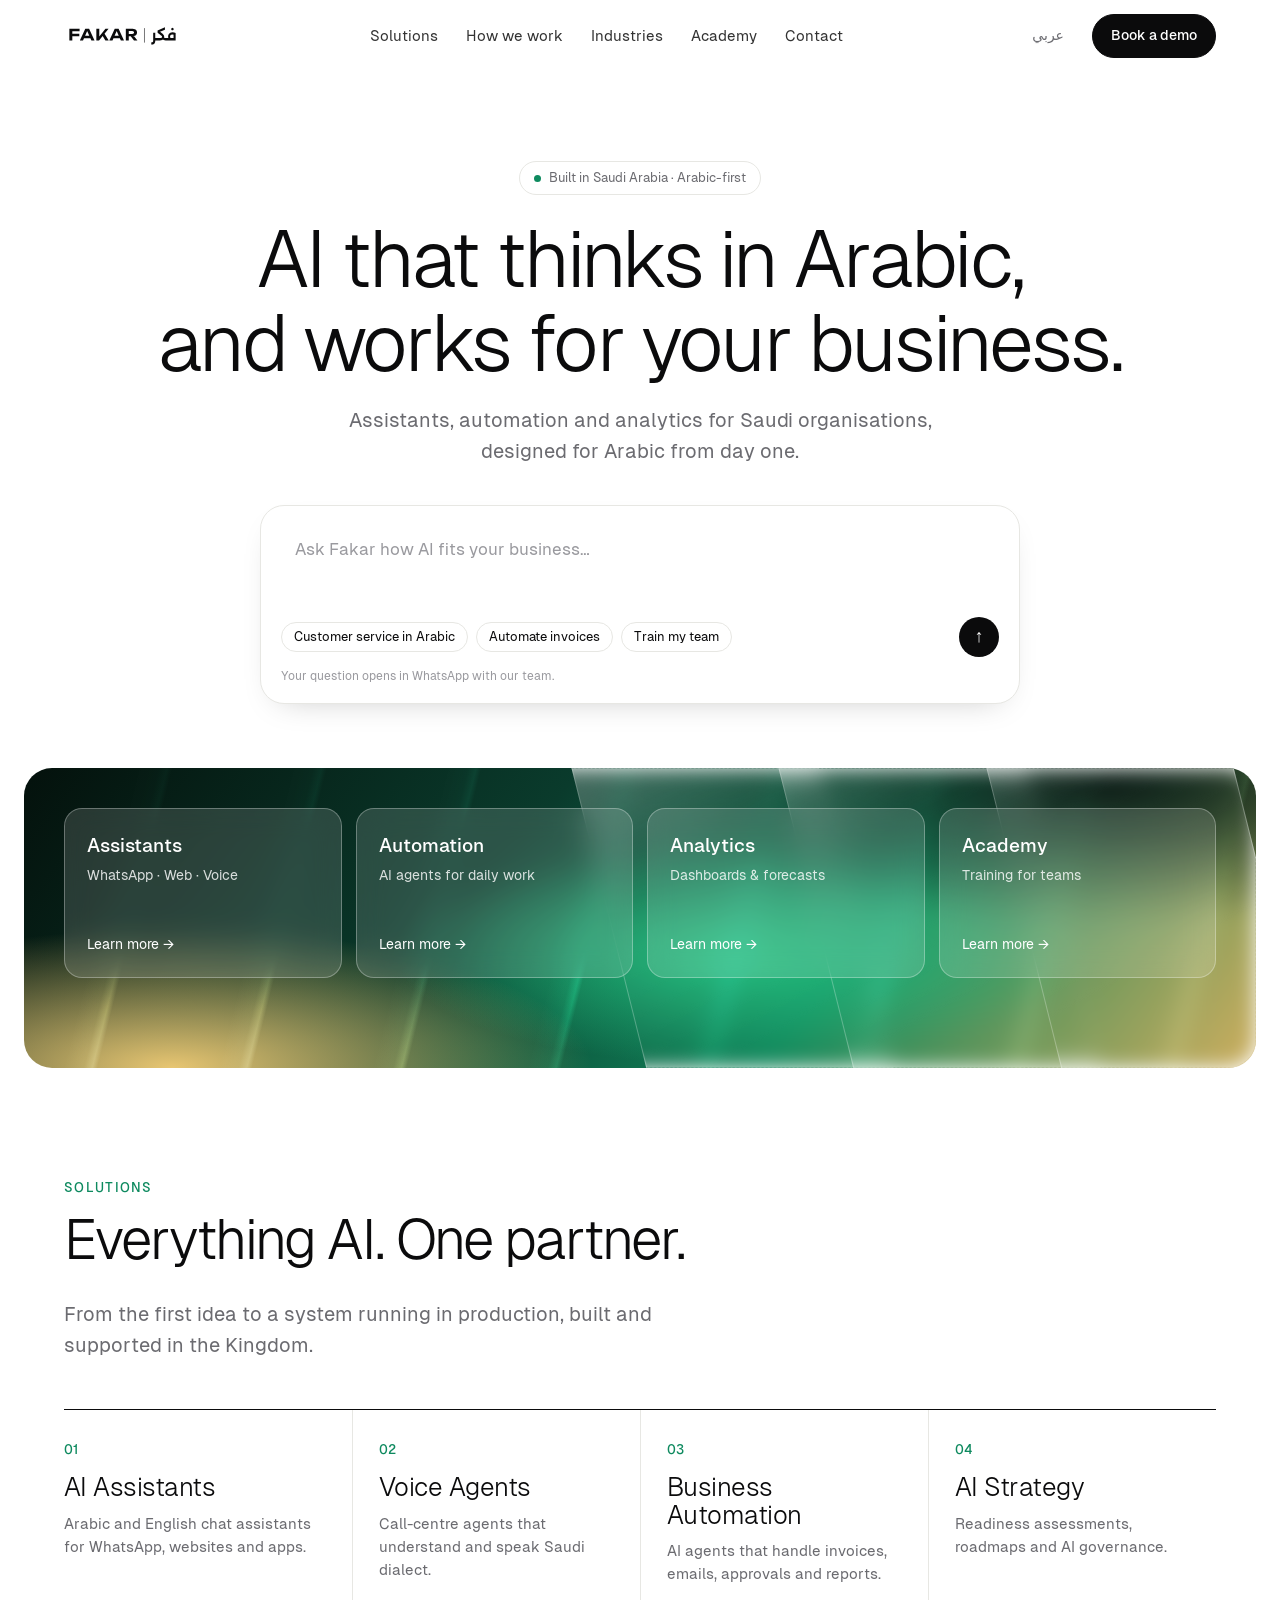
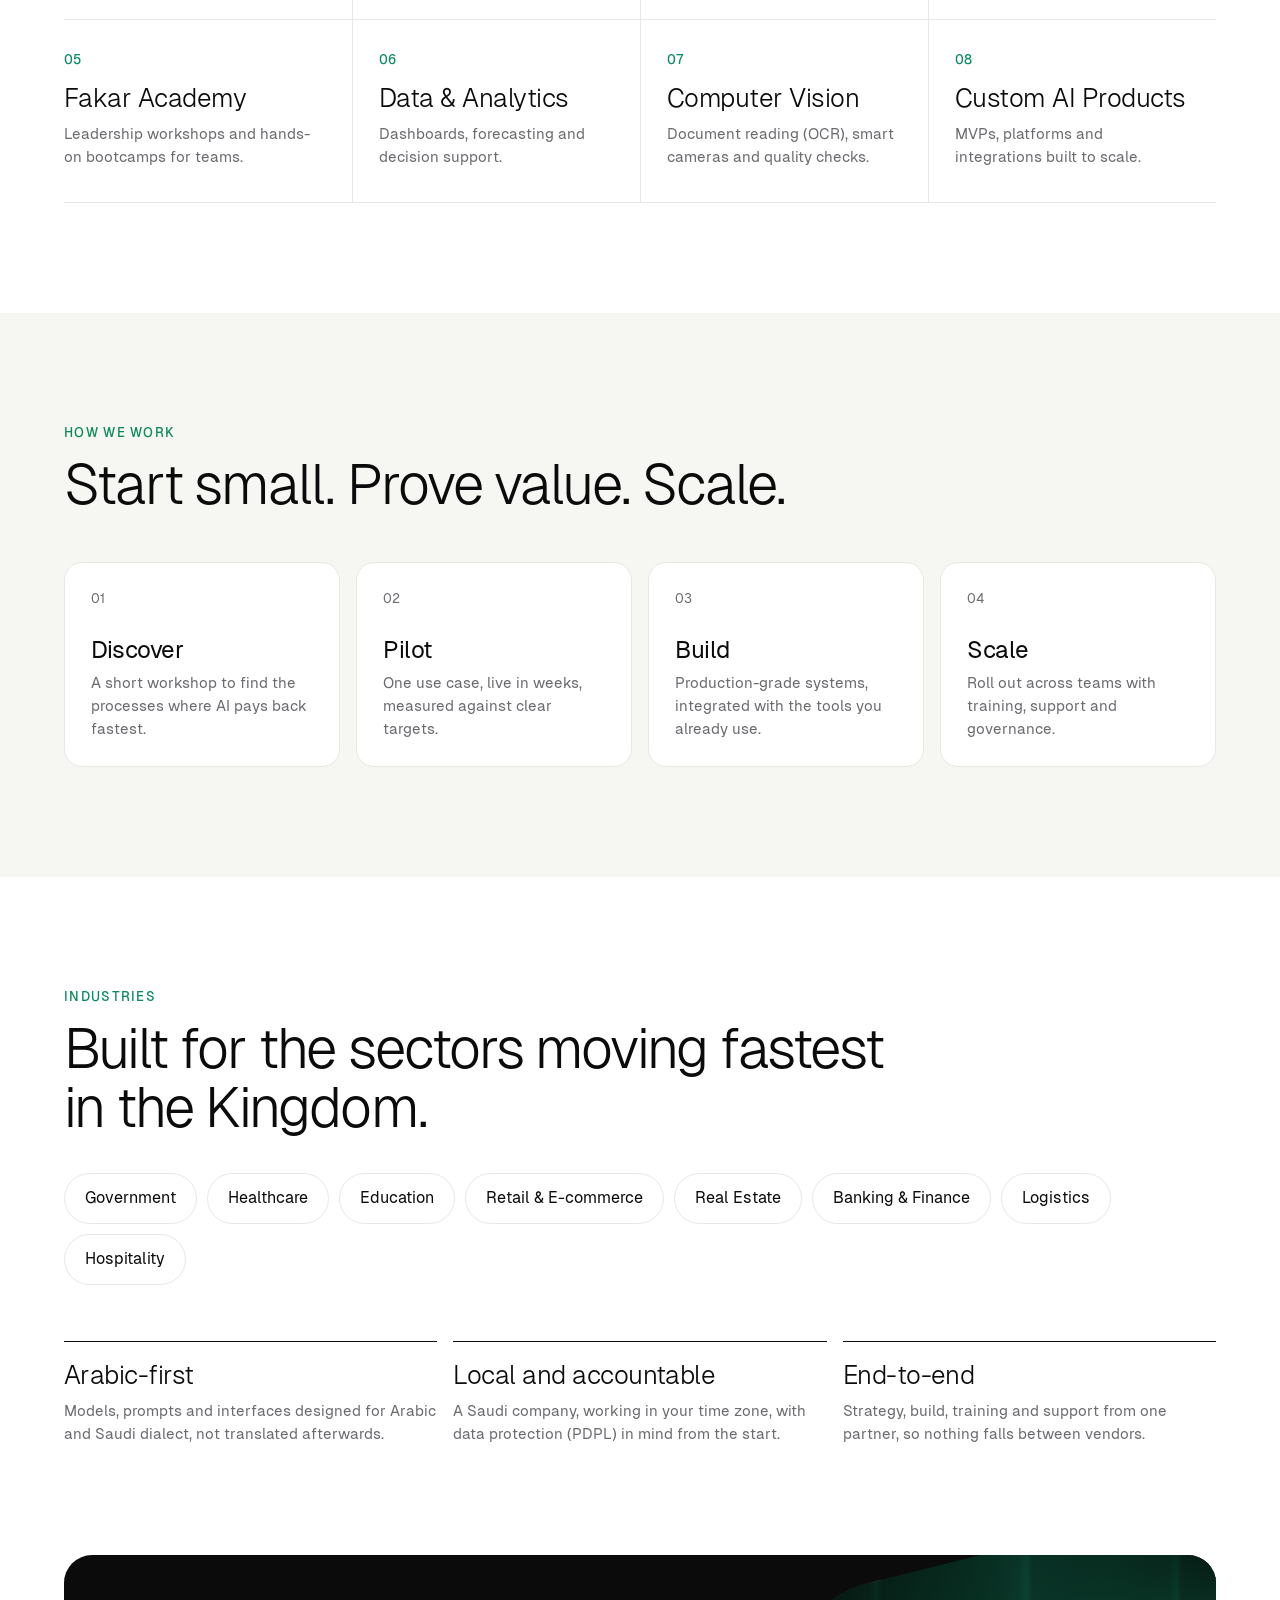
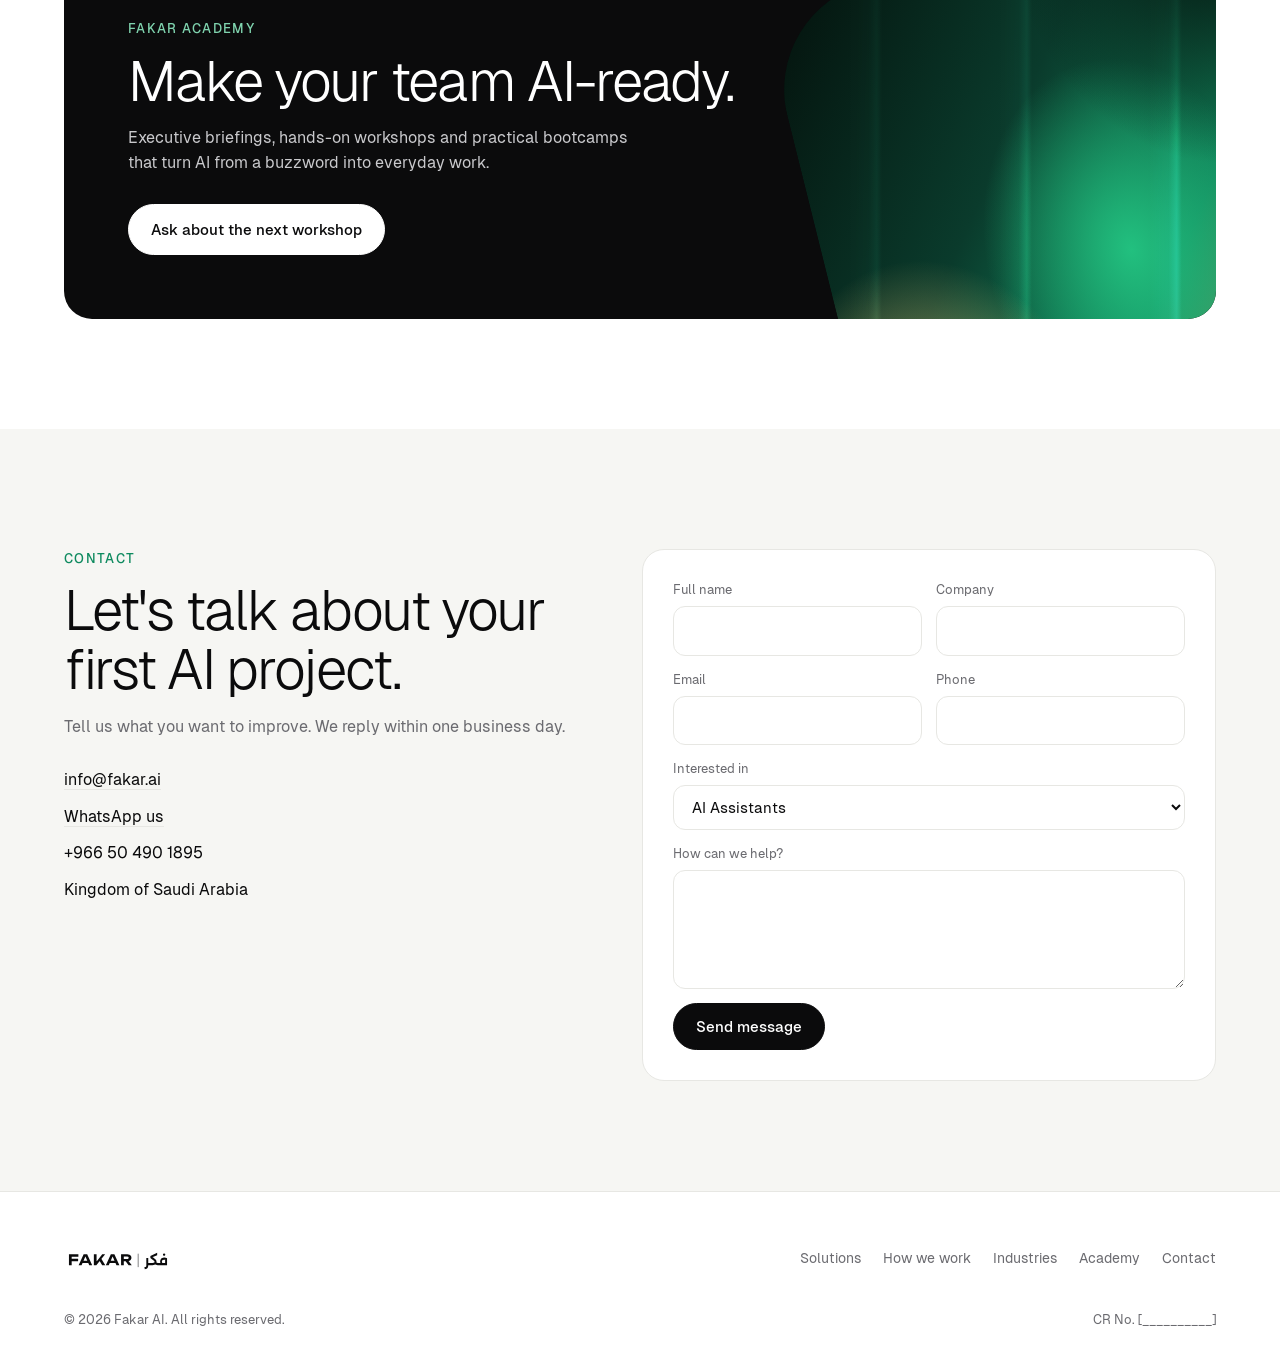
<file: index.html>
<!doctype html>
<html lang="en" dir="ltr">
<head>
<meta charset="utf-8">
<meta name="viewport" content="width=device-width,initial-scale=1">
<title>Fakar AI | Arabic-first AI solutions in Saudi Arabia</title>
<meta name="description" content="Fakar AI builds Arabic-first AI for Saudi businesses and government: AI assistants and chatbots, voice agents, business automation, analytics, AI strategy and training."><meta name="robots" content="noindex,nofollow">
<link rel="canonical" href="https://fakar.ai/">
<link rel="alternate" hreflang="en" href="https://fakar.ai/">
<link rel="alternate" hreflang="ar" href="https://fakar.ai/ar/">
<link rel="alternate" hreflang="x-default" href="https://fakar.ai/">
<meta property="og:type" content="website"><meta property="og:site_name" content="Fakar AI">
<meta property="og:title" content="Fakar AI | Arabic-first AI solutions in Saudi Arabia"><meta property="og:description" content="Fakar AI builds Arabic-first AI for Saudi businesses and government: AI assistants and chatbots, voice agents, business automation, analytics, AI strategy and training.">
<meta property="og:url" content="https://fakar.ai/"><meta property="og:image" content="https://fakar.ai/assets/img/og-en.png">
<meta property="og:locale" content="en_US">
<meta name="twitter:card" content="summary_large_image"><meta name="twitter:image" content="https://fakar.ai/assets/img/og-en.png">
<meta name="theme-color" content="#0A3B2C">
<link rel="icon" href="favicon.ico" sizes="any"><link rel="icon" type="image/png" sizes="32x32" href="assets/img/fakar-icon-32.png">
<link rel="apple-touch-icon" href="assets/img/fakar-icon-180.png"><link rel="manifest" href="site.webmanifest">
<link rel="preload" href="assets/fonts/geist-300.woff2" as="font" type="font/woff2" crossorigin>
<link rel="stylesheet" href="assets/css/style.css">
<script type="application/ld+json">[{"@context": "https://schema.org", "@type": "Organization", "name": "Fakar AI", "alternateName": "فكر للذكاء الاصطناعي", "url": "https://fakar.ai", "logo": "https://fakar.ai/assets/img/fakar-icon-512.png", "email": "info@fakar.ai", "contactPoint": {"@type": "ContactPoint", "telephone": "+966504901895", "contactType": "sales", "areaServed": "SA", "availableLanguage": ["ar", "en"]}, "address": {"@type": "PostalAddress", "addressCountry": "SA"}, "sameAs": []}, {"@context": "https://schema.org", "@type": "WebSite", "name": "Fakar AI", "url": "https://fakar.ai/", "inLanguage": "en"}]</script>
</head>
<body>
<header id="top"><div class="wrap nav">
 <a class="logo" href="./" aria-label="Fakar AI"><img src="assets/img/fakar-wordmark-ink.svg" alt="Fakar AI | فكر" width="190" height="34"></a>
 <ul id="menu"><li><a href="#solutions">Solutions</a></li><li><a href="#how">How we work</a></li><li><a href="#industries">Industries</a></li><li><a href="#academy">Academy</a></li><li><a href="#contact">Contact</a></li></ul>
 <a class="lang" href="ar/" hreflang="ar" lang="ar">عربي</a>
 <a class="btn cta" href="#contact">Book a demo</a>
 <button class="burger" aria-label="Menu" aria-controls="menu" aria-expanded="false"><span></span><span></span><span></span></button>
</div></header>
<main>
<section class="hero">
 <div class="wrap">
  <span class="pill"><i></i>Built in Saudi Arabia · Arabic-first</span>
  <h1>AI that thinks in Arabic,<br>and works for your business.</h1>
  <p class="lead">Assistants, automation and analytics for Saudi organisations, designed for Arabic from day one.</p>
  <form class="ask" id="ask" data-phone="966504901895" data-prefix="Hello Fakar AI, ">
   <textarea id="askq" rows="2" placeholder="Ask Fakar how AI fits your business…" aria-label="Ask Fakar how AI fits your business…"></textarea>
   <div class="row"><div class="chips"><button type="button" class="chip">Customer service in Arabic</button><button type="button" class="chip">Automate invoices</button><button type="button" class="chip">Train my team</button></div><button class="send" type="submit" aria-label="Send">↑</button></div>
   <small>Your question opens in WhatsApp with our team.</small>
  </form>
 </div>
 <div class="band aurora"><div class="slab" style="width:240px;height:560px;left:48%;top:-120px"></div><div class="slab" style="width:240px;height:560px;left:64%;top:-160px"></div><div class="slab" style="width:240px;height:560px;left:80%;top:-200px"></div><div class="tiles"><a class="tile" href="#solutions"><b>Assistants</b><span>WhatsApp · Web · Voice</span><em>Learn more →</em></a><a class="tile" href="#solutions"><b>Automation</b><span>AI agents for daily work</span><em>Learn more →</em></a><a class="tile" href="#solutions"><b>Analytics</b><span>Dashboards & forecasts</span><em>Learn more →</em></a><a class="tile" href="#solutions"><b>Academy</b><span>Training for teams</span><em>Learn more →</em></a></div></div>
</section>

<section id="solutions"><div class="wrap">
 <div class="sec-head reveal"><div><div class="eyebrow">Solutions</div><h2>Everything AI. One partner.</h2></div><p class="lead">From the first idea to a system running in production, built and supported in the Kingdom.</p></div>
 <div class="grid4"><article class="svc reveal"><div class="n">01</div><h3>AI Assistants</h3><p>Arabic and English chat assistants for WhatsApp, websites and apps.</p></article><article class="svc reveal"><div class="n">02</div><h3>Voice Agents</h3><p>Call-centre agents that understand and speak Saudi dialect.</p></article><article class="svc reveal"><div class="n">03</div><h3>Business Automation</h3><p>AI agents that handle invoices, emails, approvals and reports.</p></article><article class="svc reveal"><div class="n">04</div><h3>AI Strategy</h3><p>Readiness assessments, roadmaps and AI governance.</p></article><article class="svc reveal"><div class="n">05</div><h3>Fakar Academy</h3><p>Leadership workshops and hands-on bootcamps for teams.</p></article><article class="svc reveal"><div class="n">06</div><h3>Data & Analytics</h3><p>Dashboards, forecasting and decision support.</p></article><article class="svc reveal"><div class="n">07</div><h3>Computer Vision</h3><p>Document reading (OCR), smart cameras and quality checks.</p></article><article class="svc reveal"><div class="n">08</div><h3>Custom AI Products</h3><p>MVPs, platforms and integrations built to scale.</p></article></div>
</div></section>

<section id="how" class="how"><div class="wrap">
 <div class="reveal"><div class="eyebrow">How we work</div><h2 style="margin-top:12px">Start small. Prove value. Scale.</h2></div>
 <div class="steps"><div class="step reveal"><div class="k">01</div><h3>Discover</h3><p>A short workshop to find the processes where AI pays back fastest.</p></div><div class="step reveal"><div class="k">02</div><h3>Pilot</h3><p>One use case, live in weeks, measured against clear targets.</p></div><div class="step reveal"><div class="k">03</div><h3>Build</h3><p>Production-grade systems, integrated with the tools you already use.</p></div><div class="step reveal"><div class="k">04</div><h3>Scale</h3><p>Roll out across teams with training, support and governance.</p></div></div>
</div></section>

<section id="industries"><div class="wrap">
 <div class="reveal"><div class="eyebrow">Industries</div><h2 style="margin-top:12px;max-width:820px">Built for the sectors moving fastest in the Kingdom.</h2></div>
 <div class="sectors reveal"><span>Government</span><span>Healthcare</span><span>Education</span><span>Retail & E-commerce</span><span>Real Estate</span><span>Banking & Finance</span><span>Logistics</span><span>Hospitality</span></div>
 <div class="why"><div class="reveal"><h3>Arabic-first</h3><p>Models, prompts and interfaces designed for Arabic and Saudi dialect, not translated afterwards.</p></div><div class="reveal"><h3>Local and accountable</h3><p>A Saudi company, working in your time zone, with data protection (PDPL) in mind from the start.</p></div><div class="reveal"><h3>End-to-end</h3><p>Strategy, build, training and support from one partner, so nothing falls between vendors.</p></div></div>
</div></section>

<section id="academy" class="academy" style="padding-top:0"><div class="wrap"><div class="box reveal">
 <div class="aurora"></div>
 <div class="eyebrow" style="color:#7fd3ae">Fakar Academy</div><h2>Make your team AI-ready.</h2><p>Executive briefings, hands-on workshops and practical bootcamps that turn AI from a buzzword into everyday work.</p>
 <a class="btn light" href="#contact">Ask about the next workshop</a>
</div></div></section>

<section id="contact" class="contact"><div class="wrap cgrid">
 <div class="cinfo reveal"><div class="eyebrow">Contact</div><h2 style="margin-top:12px">Let's talk about your first AI project.</h2><p>Tell us what you want to improve. We reply within one business day.</p>
  <ul><li><a href="mailto:info@fakar.ai">info@fakar.ai</a></li><li><a href="https://wa.me/966504901895" rel="noopener">WhatsApp us</a></li><li dir="ltr" style="text-align:start">+966 50 490 1895</li><li>Kingdom of Saudi Arabia</li></ul></div>
 <form id="contactForm" class="reveal" data-email="info@fakar.ai">
  <label>Full name<input name="name" required autocomplete="name"></label>
  <label>Company<input name="company" autocomplete="organization"></label>
  <label>Email<input name="email" type="email" required autocomplete="email"></label>
  <label>Phone<input name="phone" type="tel" autocomplete="tel" dir="ltr"></label>
  <label class="full">Interested in<select name="interest"><option>AI Assistants</option><option>Automation</option><option>Analytics</option><option>Strategy</option><option>Training</option><option>Other</option></select></label>
  <label class="full">How can we help?<textarea name="message" rows="4" required></textarea></label>
  <div class="full"><button class="btn" type="submit">Send message</button></div>
 </form>
</div></section>
</main>
<footer><div class="wrap">
 <div class="fgrid"><img src="assets/img/fakar-wordmark-ink.svg" alt="Fakar AI" width="190" height="34"><nav><a href="#solutions">Solutions</a><a href="#how">How we work</a><a href="#industries">Industries</a><a href="#academy">Academy</a><a href="#contact">Contact</a></nav></div>
 <div class="legal"><span>© 2026 Fakar AI. All rights reserved.</span><span>CR No. [__________]</span></div>
</div></footer>
<script src="assets/js/main.js" defer></script>
</body></html>
</file>
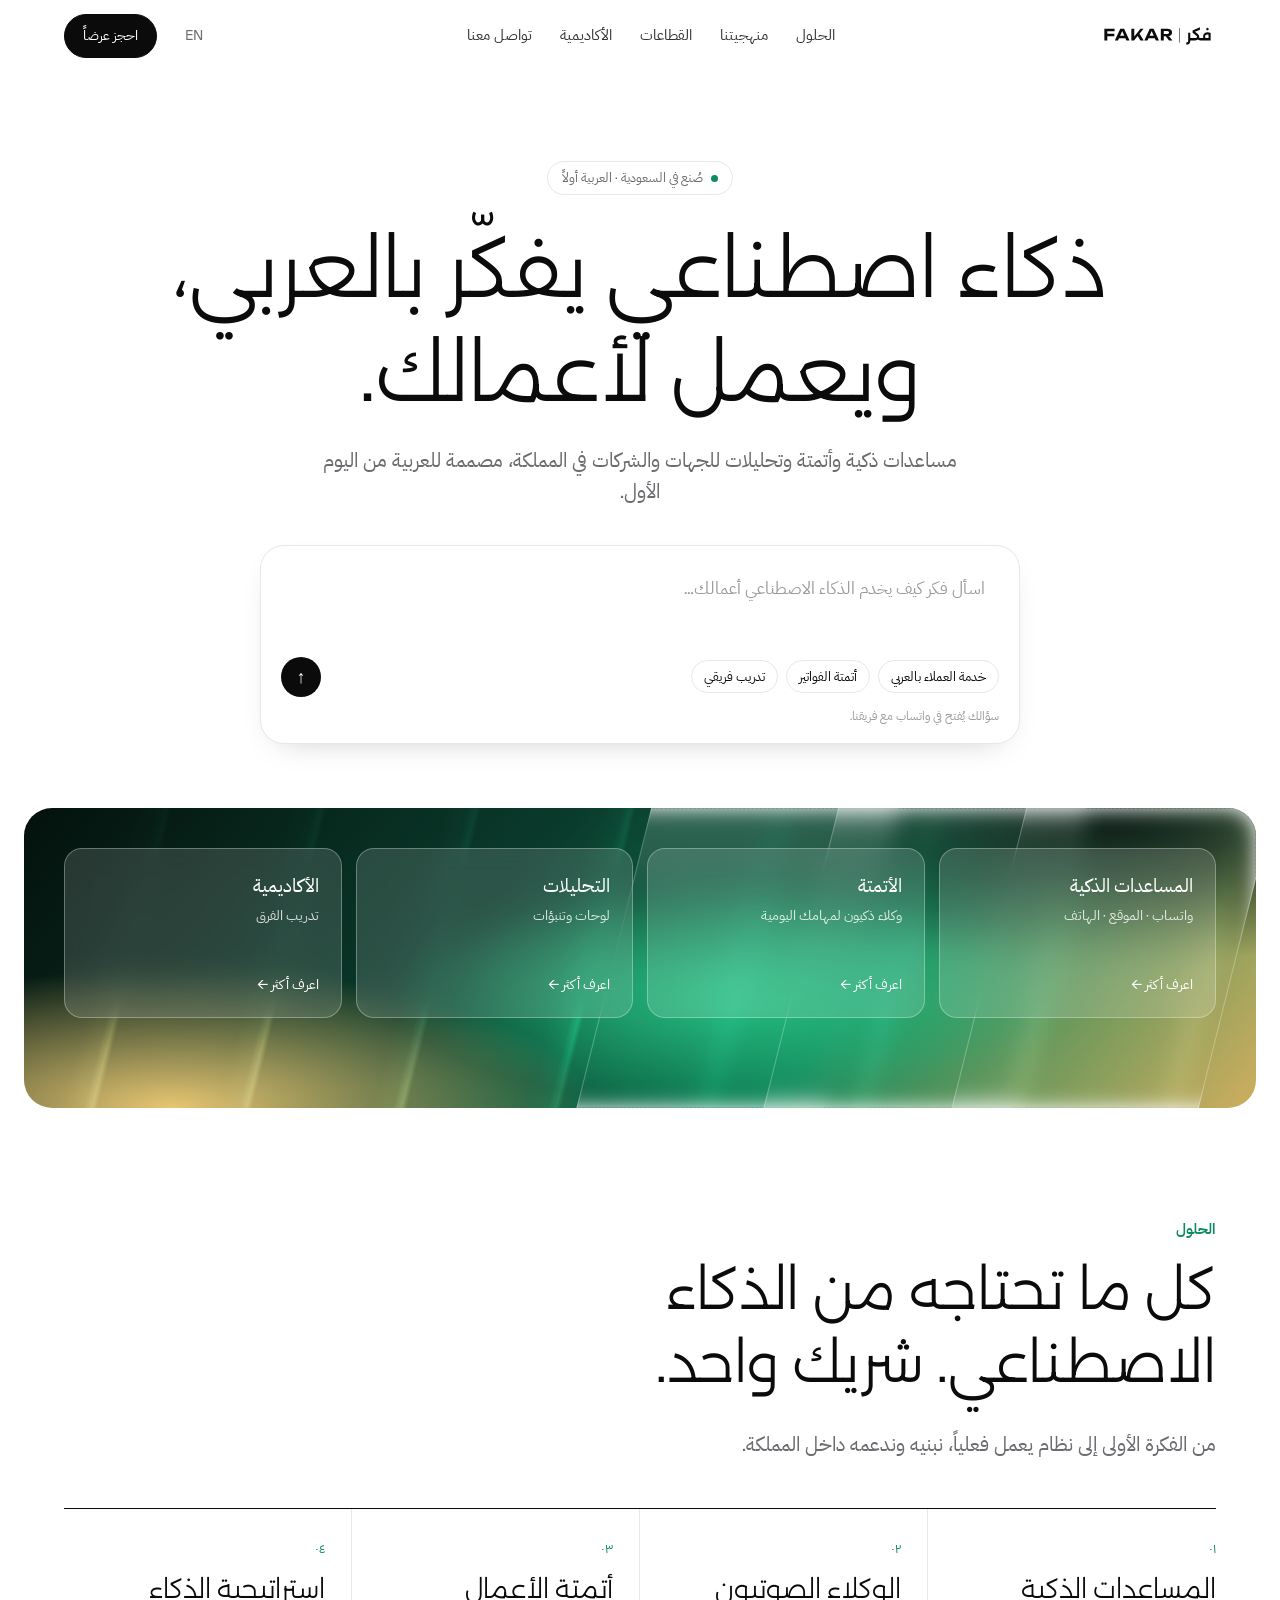
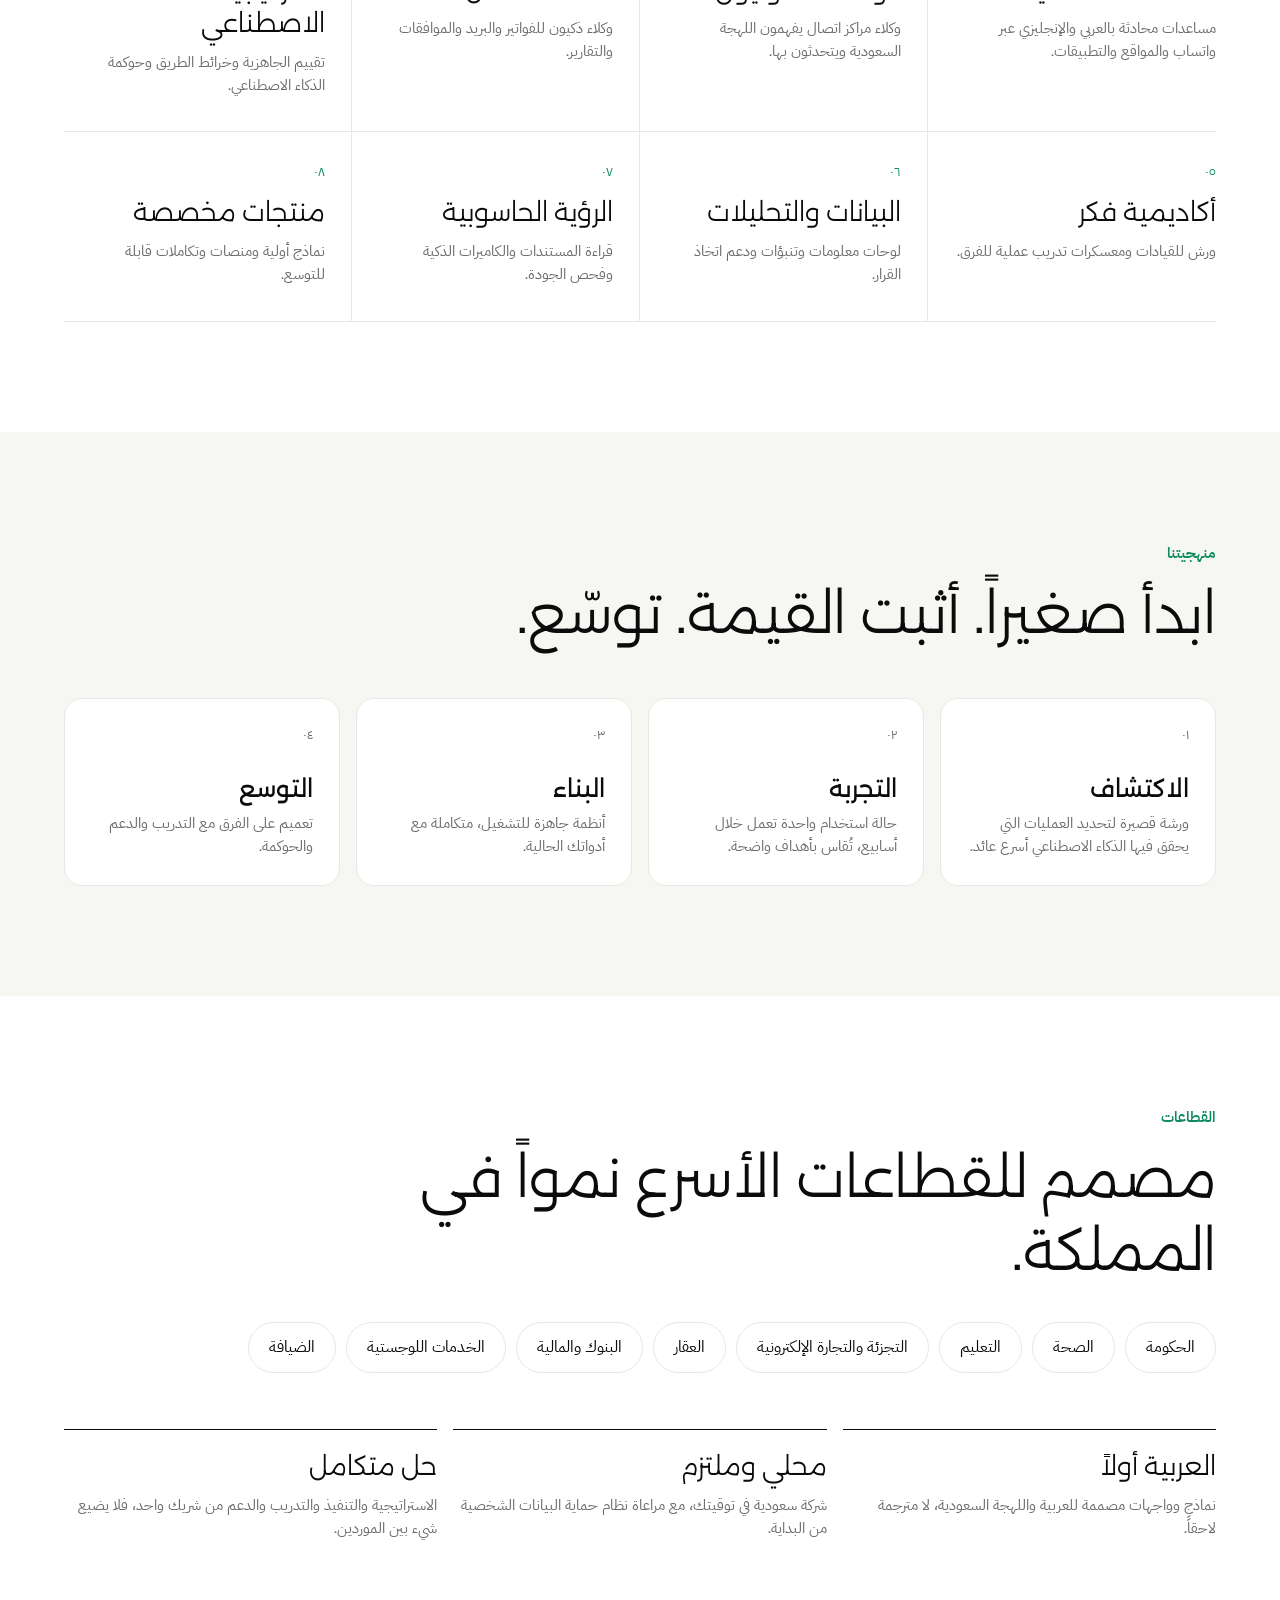
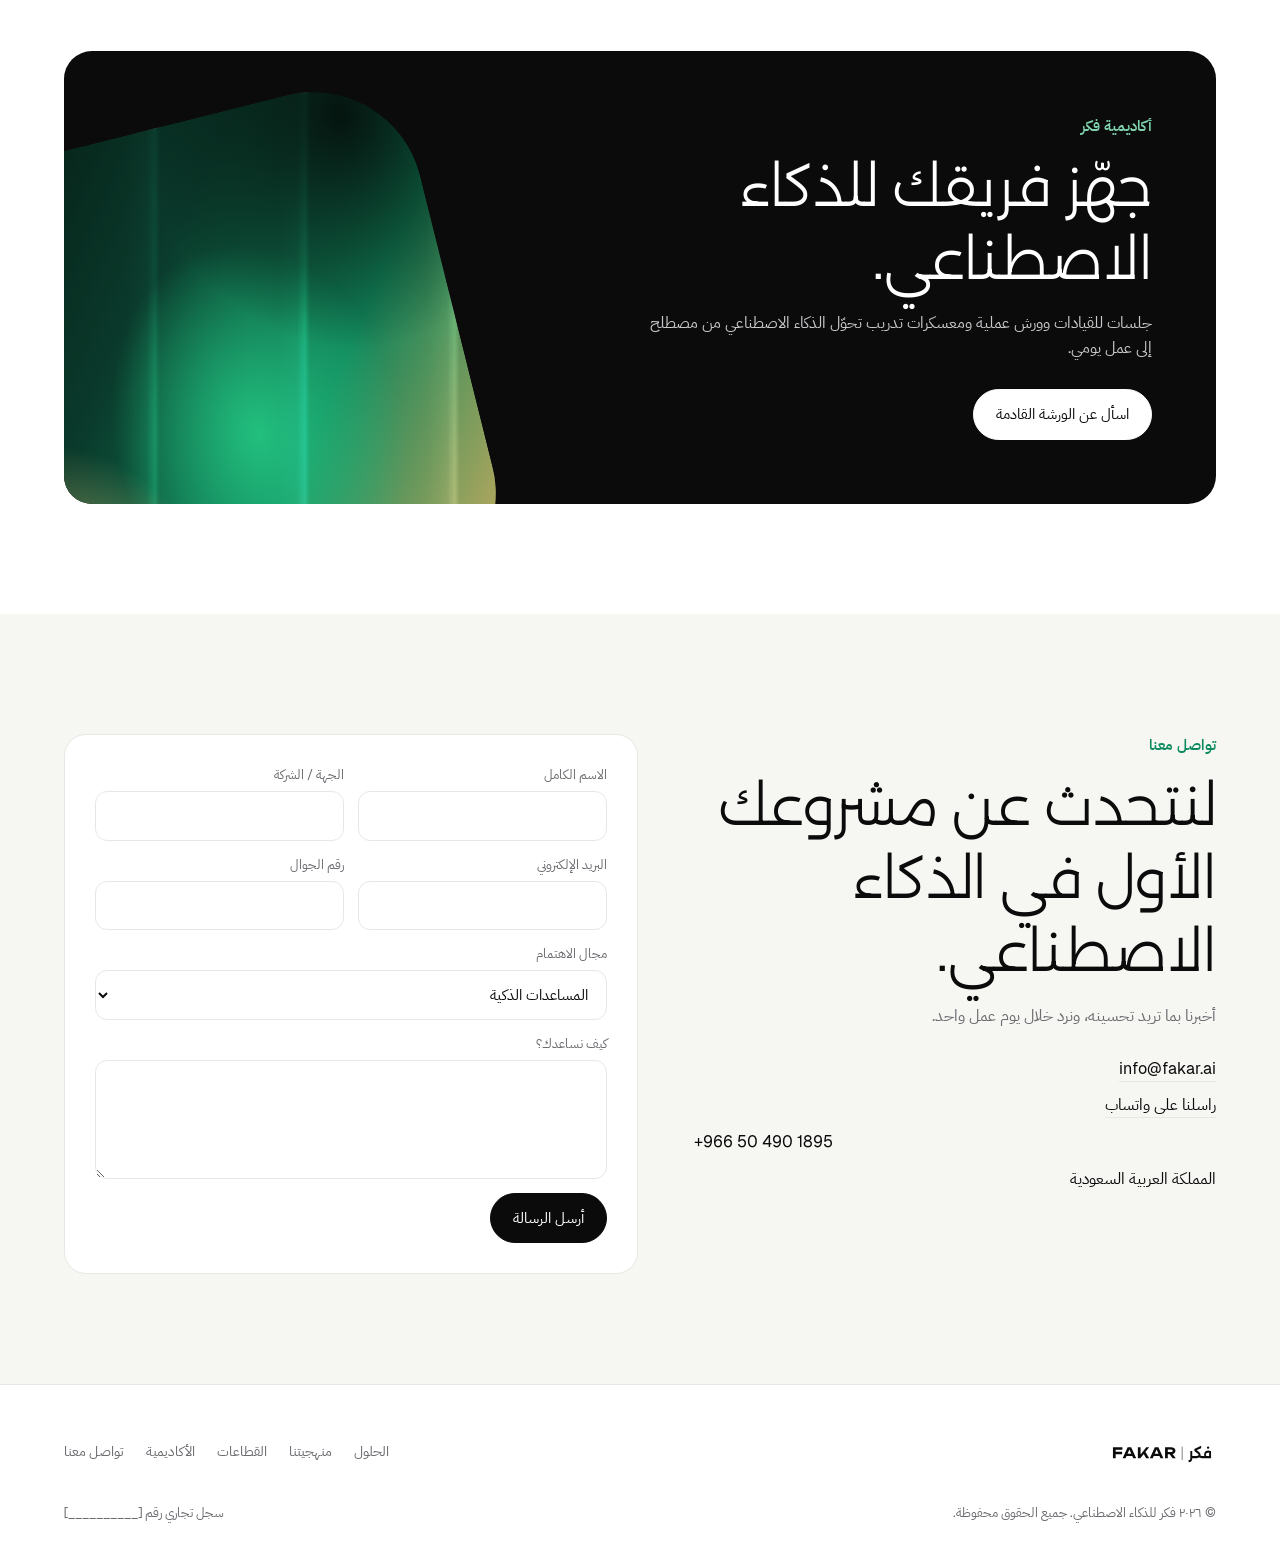
<file: ar/index.html>
<!doctype html>
<html lang="ar" dir="rtl">
<head>
<meta charset="utf-8">
<meta name="viewport" content="width=device-width,initial-scale=1">
<title>فكر للذكاء الاصطناعي | حلول ذكاء اصطناعي عربية في السعودية</title>
<meta name="description" content="فكر للذكاء الاصطناعي تبني حلول ذكاء اصطناعي بالعربية أولاً للشركات والجهات الحكومية في المملكة: مساعدات ذكية، وكلاء صوتيون، أتمتة الأعمال، تحليل البيانات، الاستراتيجية والتدريب."><meta name="robots" content="noindex,nofollow">
<link rel="canonical" href="https://fakar.ai/ar/">
<link rel="alternate" hreflang="en" href="https://fakar.ai/">
<link rel="alternate" hreflang="ar" href="https://fakar.ai/ar/">
<link rel="alternate" hreflang="x-default" href="https://fakar.ai/">
<meta property="og:type" content="website"><meta property="og:site_name" content="Fakar AI">
<meta property="og:title" content="فكر للذكاء الاصطناعي | حلول ذكاء اصطناعي عربية في السعودية"><meta property="og:description" content="فكر للذكاء الاصطناعي تبني حلول ذكاء اصطناعي بالعربية أولاً للشركات والجهات الحكومية في المملكة: مساعدات ذكية، وكلاء صوتيون، أتمتة الأعمال، تحليل البيانات، الاستراتيجية والتدريب.">
<meta property="og:url" content="https://fakar.ai/ar/"><meta property="og:image" content="https://fakar.ai/assets/img/og-ar.png">
<meta property="og:locale" content="ar_SA">
<meta name="twitter:card" content="summary_large_image"><meta name="twitter:image" content="https://fakar.ai/assets/img/og-ar.png">
<meta name="theme-color" content="#0A3B2C">
<link rel="icon" href="../favicon.ico" sizes="any"><link rel="icon" type="image/png" sizes="32x32" href="../assets/img/fakar-icon-32.png">
<link rel="apple-touch-icon" href="../assets/img/fakar-icon-180.png"><link rel="manifest" href="../site.webmanifest">
<link rel="preload" href="../assets/fonts/alexandria-300.woff2" as="font" type="font/woff2" crossorigin>
<link rel="stylesheet" href="../assets/css/style.css">
<script type="application/ld+json">[{"@context": "https://schema.org", "@type": "Organization", "name": "Fakar AI", "alternateName": "فكر للذكاء الاصطناعي", "url": "https://fakar.ai", "logo": "https://fakar.ai/assets/img/fakar-icon-512.png", "email": "info@fakar.ai", "contactPoint": {"@type": "ContactPoint", "telephone": "+966504901895", "contactType": "sales", "areaServed": "SA", "availableLanguage": ["ar", "en"]}, "address": {"@type": "PostalAddress", "addressCountry": "SA"}, "sameAs": []}, {"@context": "https://schema.org", "@type": "WebSite", "name": "Fakar AI", "url": "https://fakar.ai/ar/", "inLanguage": "ar"}]</script>
</head>
<body>
<header id="top"><div class="wrap nav">
 <a class="logo" href="../" aria-label="Fakar AI"><img src="../assets/img/fakar-wordmark-ink.svg" alt="Fakar AI | فكر" width="190" height="34"></a>
 <ul id="menu"><li><a href="#solutions">الحلول</a></li><li><a href="#how">منهجيتنا</a></li><li><a href="#industries">القطاعات</a></li><li><a href="#academy">الأكاديمية</a></li><li><a href="#contact">تواصل معنا</a></li></ul>
 <a class="lang" href="../" hreflang="en" lang="en">EN</a>
 <a class="btn cta" href="#contact">احجز عرضاً</a>
 <button class="burger" aria-label="Menu" aria-controls="menu" aria-expanded="false"><span></span><span></span><span></span></button>
</div></header>
<main>
<section class="hero">
 <div class="wrap">
  <span class="pill"><i></i>صُنع في السعودية · العربية أولاً</span>
  <h1>ذكاء اصطناعي يفكّر بالعربي،<br>ويعمل لأعمالك.</h1>
  <p class="lead">مساعدات ذكية وأتمتة وتحليلات للجهات والشركات في المملكة، مصممة للعربية من اليوم الأول.</p>
  <form class="ask" id="ask" data-phone="966504901895" data-prefix="مرحباً فكر، ">
   <textarea id="askq" rows="2" placeholder="اسأل فكر كيف يخدم الذكاء الاصطناعي أعمالك…" aria-label="اسأل فكر كيف يخدم الذكاء الاصطناعي أعمالك…"></textarea>
   <div class="row"><div class="chips"><button type="button" class="chip">خدمة العملاء بالعربي</button><button type="button" class="chip">أتمتة الفواتير</button><button type="button" class="chip">تدريب فريقي</button></div><button class="send" type="submit" aria-label="Send">↑</button></div>
   <small>سؤالك يُفتح في واتساب مع فريقنا.</small>
  </form>
 </div>
 <div class="band aurora"><div class="slab" style="width:240px;height:560px;left:48%;top:-120px"></div><div class="slab" style="width:240px;height:560px;left:64%;top:-160px"></div><div class="slab" style="width:240px;height:560px;left:80%;top:-200px"></div><div class="tiles"><a class="tile" href="#solutions"><b>المساعدات الذكية</b><span>واتساب · الموقع · الهاتف</span><em>اعرف أكثر ←</em></a><a class="tile" href="#solutions"><b>الأتمتة</b><span>وكلاء ذكيون لمهامك اليومية</span><em>اعرف أكثر ←</em></a><a class="tile" href="#solutions"><b>التحليلات</b><span>لوحات وتنبؤات</span><em>اعرف أكثر ←</em></a><a class="tile" href="#solutions"><b>الأكاديمية</b><span>تدريب الفرق</span><em>اعرف أكثر ←</em></a></div></div>
</section>

<section id="solutions"><div class="wrap">
 <div class="sec-head reveal"><div><div class="eyebrow">الحلول</div><h2>كل ما تحتاجه من الذكاء الاصطناعي. شريك واحد.</h2></div><p class="lead">من الفكرة الأولى إلى نظام يعمل فعلياً، نبنيه وندعمه داخل المملكة.</p></div>
 <div class="grid4"><article class="svc reveal"><div class="n">٠١</div><h3>المساعدات الذكية</h3><p>مساعدات محادثة بالعربي والإنجليزي عبر واتساب والمواقع والتطبيقات.</p></article><article class="svc reveal"><div class="n">٠٢</div><h3>الوكلاء الصوتيون</h3><p>وكلاء مراكز اتصال يفهمون اللهجة السعودية ويتحدثون بها.</p></article><article class="svc reveal"><div class="n">٠٣</div><h3>أتمتة الأعمال</h3><p>وكلاء ذكيون للفواتير والبريد والموافقات والتقارير.</p></article><article class="svc reveal"><div class="n">٠٤</div><h3>استراتيجية الذكاء الاصطناعي</h3><p>تقييم الجاهزية وخرائط الطريق وحوكمة الذكاء الاصطناعي.</p></article><article class="svc reveal"><div class="n">٠٥</div><h3>أكاديمية فكر</h3><p>ورش للقيادات ومعسكرات تدريب عملية للفرق.</p></article><article class="svc reveal"><div class="n">٠٦</div><h3>البيانات والتحليلات</h3><p>لوحات معلومات وتنبؤات ودعم اتخاذ القرار.</p></article><article class="svc reveal"><div class="n">٠٧</div><h3>الرؤية الحاسوبية</h3><p>قراءة المستندات والكاميرات الذكية وفحص الجودة.</p></article><article class="svc reveal"><div class="n">٠٨</div><h3>منتجات مخصصة</h3><p>نماذج أولية ومنصات وتكاملات قابلة للتوسع.</p></article></div>
</div></section>

<section id="how" class="how"><div class="wrap">
 <div class="reveal"><div class="eyebrow">منهجيتنا</div><h2 style="margin-top:12px">ابدأ صغيراً. أثبت القيمة. توسّع.</h2></div>
 <div class="steps"><div class="step reveal"><div class="k">٠١</div><h3>الاكتشاف</h3><p>ورشة قصيرة لتحديد العمليات التي يحقق فيها الذكاء الاصطناعي أسرع عائد.</p></div><div class="step reveal"><div class="k">٠٢</div><h3>التجربة</h3><p>حالة استخدام واحدة تعمل خلال أسابيع، تُقاس بأهداف واضحة.</p></div><div class="step reveal"><div class="k">٠٣</div><h3>البناء</h3><p>أنظمة جاهزة للتشغيل، متكاملة مع أدواتك الحالية.</p></div><div class="step reveal"><div class="k">٠٤</div><h3>التوسع</h3><p>تعميم على الفرق مع التدريب والدعم والحوكمة.</p></div></div>
</div></section>

<section id="industries"><div class="wrap">
 <div class="reveal"><div class="eyebrow">القطاعات</div><h2 style="margin-top:12px;max-width:820px">مصمم للقطاعات الأسرع نمواً في المملكة.</h2></div>
 <div class="sectors reveal"><span>الحكومة</span><span>الصحة</span><span>التعليم</span><span>التجزئة والتجارة الإلكترونية</span><span>العقار</span><span>البنوك والمالية</span><span>الخدمات اللوجستية</span><span>الضيافة</span></div>
 <div class="why"><div class="reveal"><h3>العربية أولاً</h3><p>نماذج وواجهات مصممة للعربية واللهجة السعودية، لا مترجمة لاحقاً.</p></div><div class="reveal"><h3>محلي وملتزم</h3><p>شركة سعودية في توقيتك، مع مراعاة نظام حماية البيانات الشخصية من البداية.</p></div><div class="reveal"><h3>حل متكامل</h3><p>الاستراتيجية والتنفيذ والتدريب والدعم من شريك واحد، فلا يضيع شيء بين الموردين.</p></div></div>
</div></section>

<section id="academy" class="academy" style="padding-top:0"><div class="wrap"><div class="box reveal">
 <div class="aurora"></div>
 <div class="eyebrow" style="color:#7fd3ae">أكاديمية فكر</div><h2>جهّز فريقك للذكاء الاصطناعي.</h2><p>جلسات للقيادات وورش عملية ومعسكرات تدريب تحوّل الذكاء الاصطناعي من مصطلح إلى عمل يومي.</p>
 <a class="btn light" href="#contact">اسأل عن الورشة القادمة</a>
</div></div></section>

<section id="contact" class="contact"><div class="wrap cgrid">
 <div class="cinfo reveal"><div class="eyebrow">تواصل معنا</div><h2 style="margin-top:12px">لنتحدث عن مشروعك الأول في الذكاء الاصطناعي.</h2><p>أخبرنا بما تريد تحسينه، ونرد خلال يوم عمل واحد.</p>
  <ul><li><a href="mailto:info@fakar.ai">info@fakar.ai</a></li><li><a href="https://wa.me/966504901895" rel="noopener">راسلنا على واتساب</a></li><li dir="ltr" style="text-align:start">+966 50 490 1895</li><li>المملكة العربية السعودية</li></ul></div>
 <form id="contactForm" class="reveal" data-email="info@fakar.ai">
  <label>الاسم الكامل<input name="name" required autocomplete="name"></label>
  <label>الجهة / الشركة<input name="company" autocomplete="organization"></label>
  <label>البريد الإلكتروني<input name="email" type="email" required autocomplete="email"></label>
  <label>رقم الجوال<input name="phone" type="tel" autocomplete="tel" dir="ltr"></label>
  <label class="full">مجال الاهتمام<select name="interest"><option>المساعدات الذكية</option><option>الأتمتة</option><option>التحليلات</option><option>الاستراتيجية</option><option>التدريب</option><option>أخرى</option></select></label>
  <label class="full">كيف نساعدك؟<textarea name="message" rows="4" required></textarea></label>
  <div class="full"><button class="btn" type="submit">أرسل الرسالة</button></div>
 </form>
</div></section>
</main>
<footer><div class="wrap">
 <div class="fgrid"><img src="../assets/img/fakar-wordmark-ink.svg" alt="Fakar AI" width="190" height="34"><nav><a href="#solutions">الحلول</a><a href="#how">منهجيتنا</a><a href="#industries">القطاعات</a><a href="#academy">الأكاديمية</a><a href="#contact">تواصل معنا</a></nav></div>
 <div class="legal"><span>© ٢٠٢٦ فكر للذكاء الاصطناعي. جميع الحقوق محفوظة.</span><span>سجل تجاري رقم [__________]</span></div>
</div></footer>
<script src="../assets/js/main.js" defer></script>
</body></html>
</file>
<file: assets/css/style.css>
@font-face{font-family:Geist;font-weight:300;font-display:swap;src:url(../fonts/geist-300.woff2) format("woff2")}
@font-face{font-family:Geist;font-weight:400;font-display:swap;src:url(../fonts/geist-400.woff2) format("woff2")}
@font-face{font-family:Geist;font-weight:500;font-display:swap;src:url(../fonts/geist-500.woff2) format("woff2")}
@font-face{font-family:Geist;font-weight:600;font-display:swap;src:url(../fonts/geist-600.woff2) format("woff2")}
@font-face{font-family:Alexandria;font-weight:300;font-display:swap;src:url(../fonts/alexandria-300.woff2) format("woff2")}
@font-face{font-family:Alexandria;font-weight:400;font-display:swap;src:url(../fonts/alexandria-400.woff2) format("woff2")}
@font-face{font-family:Alexandria;font-weight:500;font-display:swap;src:url(../fonts/alexandria-500.woff2) format("woff2")}
@font-face{font-family:Alexandria;font-weight:600;font-display:swap;src:url(../fonts/alexandria-600.woff2) format("woff2")}
@font-face{font-family:Plex;font-weight:400;font-display:swap;src:url(../fonts/plex-arabic-400.woff2) format("woff2")}
@font-face{font-family:Plex;font-weight:600;font-display:swap;src:url(../fonts/plex-arabic-600.woff2) format("woff2")}

:root{--white:#fff;--mist:#F6F6F3;--ink:#0B0B0C;--grey:#6B6B70;--line:#E7E7E3;--emerald:#0E8A5F;--najd:#0A3B2C;--gold:#D9B35B;
--head:"Geist",system-ui,sans-serif;--body:"Geist",system-ui,sans-serif;--w:1200px}
html[lang=ar]{--head:"Alexandria","Geist",system-ui,sans-serif;--body:"Plex","Geist",system-ui,sans-serif}
*{box-sizing:border-box;margin:0;padding:0}
html{scroll-behavior:smooth}
body{font-family:var(--body);color:var(--ink);background:var(--white);line-height:1.55;-webkit-font-smoothing:antialiased}
img{max-width:100%;display:block}
a{color:inherit;text-decoration:none}
.wrap{max-width:var(--w);margin:0 auto;padding:0 24px}
.eyebrow{font-size:13px;font-weight:500;letter-spacing:.1em;text-transform:uppercase;color:var(--emerald)}
html[lang=ar] .eyebrow{letter-spacing:0;font-size:15px;font-weight:600}
h1,h2,h3{font-family:var(--head);font-weight:300;letter-spacing:-.035em;line-height:1.05}
html[lang=ar] h1,html[lang=ar] h2,html[lang=ar] h3{letter-spacing:0;line-height:1.3}
h1{font-size:clamp(40px,7vw,80px)}
h2{font-size:clamp(32px,4.6vw,56px)}
h3{font-size:24px;font-weight:400;letter-spacing:-.02em}
.lead{font-size:clamp(17px,1.6vw,20px);color:var(--grey);max-width:640px}
.btn{display:inline-flex;align-items:center;gap:8px;padding:13px 22px;border-radius:999px;font-weight:500;font-size:15px;border:1px solid var(--ink);background:var(--ink);color:#fff;cursor:pointer;transition:transform .15s,opacity .15s;font-family:inherit}
.btn:hover{transform:translateY(-1px);opacity:.92}
.btn.ghost{background:transparent;color:var(--ink);border-color:var(--line)}
.btn.light{background:#fff;color:var(--ink);border-color:#fff}
section{padding:110px 0}
@media(max-width:760px){section{padding:72px 0}}

/* aurora */
.aurora{position:relative;overflow:hidden;background:
 radial-gradient(55% 75% at 12% 100%,#E8C672 0%,rgba(232,198,114,0) 62%),
 radial-gradient(60% 70% at 88% 6%,#05140F 0%,rgba(5,20,15,0) 65%),
 radial-gradient(45% 60% at 58% 62%,#22C07F 0%,rgba(34,192,127,0) 62%),
 linear-gradient(128deg,#04110C 0%,#0A3B2C 38%,#11845A 66%,#CFAE5E 100%)}
.aurora::before{content:"";position:absolute;inset:-20%;background:repeating-linear-gradient(104deg,rgba(255,255,255,0) 0 64px,rgba(255,255,255,.07) 84px,rgba(255,255,255,.28) 92px,rgba(255,255,255,0) 97px,rgba(255,255,255,0) 150px);mix-blend-mode:overlay;pointer-events:none}
.slab{position:absolute;border-radius:30px;border:1px solid rgba(255,255,255,.28);background:linear-gradient(165deg,rgba(255,255,255,.38),rgba(255,255,255,.04) 38%,rgba(255,255,255,0) 70%);backdrop-filter:blur(10px);pointer-events:none;transform:rotate(-14deg)}
html[dir=rtl] .slab{transform:rotate(14deg)}

/* header */
header{position:sticky;top:0;z-index:50;background:rgba(255,255,255,.86);backdrop-filter:saturate(1.6) blur(14px);border-bottom:1px solid transparent;transition:border-color .2s}
header.scrolled{border-bottom-color:var(--line)}
.nav{display:flex;align-items:center;height:72px;gap:28px}
.nav .logo img{height:28px;width:auto}
.nav ul{display:flex;gap:28px;list-style:none;margin:0 auto;font-size:15px;color:#333}
.nav ul a:hover{color:var(--emerald)}
.nav .lang{font-size:14px;color:var(--grey)}
.nav .btn{padding:10px 18px;font-size:14px}
.burger{display:none;background:none;border:0;width:40px;height:40px;cursor:pointer}
.burger span{display:block;width:22px;height:2px;background:var(--ink);margin:5px auto;transition:.2s}
@media(max-width:900px){
 .nav ul{position:fixed;inset:72px 0 auto 0;flex-direction:column;gap:0;background:#fff;padding:8px 24px 24px;border-bottom:1px solid var(--line);display:none}
 .nav ul.open{display:flex}
 .nav ul li a{display:block;padding:14px 0;border-bottom:1px solid var(--line);font-size:17px}
 .nav .btn.cta{display:none}
 .burger{display:block;margin-inline-start:auto}
 .nav .lang{margin-inline-start:0}
}

/* hero */
.hero{padding:88px 0 0;text-align:center}
.pill{display:inline-flex;align-items:center;gap:8px;border:1px solid var(--line);border-radius:999px;padding:6px 14px;font-size:13px;color:var(--grey)}
.pill i{width:7px;height:7px;border-radius:50%;background:var(--emerald)}
.hero h1{margin:22px auto 0;max-width:980px}
.hero .lead{margin:20px auto 0}
.ask{max-width:760px;margin:38px auto 0;border:1px solid var(--line);border-radius:24px;padding:18px 20px;box-shadow:0 12px 34px -20px rgba(0,0,0,.28);text-align:start;background:#fff}
.ask textarea{width:100%;border:0;outline:0;resize:none;font:inherit;font-size:17px;min-height:56px;color:var(--ink);background:transparent}
.ask textarea::placeholder{color:#9a9a9f}
.ask .row{display:flex;justify-content:space-between;align-items:center;gap:12px;margin-top:8px}
.chips{display:flex;gap:8px;flex-wrap:wrap}
.chip{border:1px solid var(--line);border-radius:999px;padding:6px 12px;font-size:13px;background:#fff;cursor:pointer;font-family:inherit;color:var(--ink)}
.chip:hover{border-color:var(--ink)}
.send{flex:none;width:40px;height:40px;border-radius:50%;border:0;background:var(--ink);color:#fff;font-size:18px;cursor:pointer}
html[dir=rtl] .send{transform:scaleX(-1)}
.ask small{display:block;margin-top:10px;font-size:12px;color:#9a9a9f}
.band{margin:64px 24px 0;border-radius:28px;min-height:300px;padding:40px}
.band .tiles{position:relative;z-index:2;display:grid;grid-template-columns:repeat(4,1fr);gap:14px;max-width:var(--w);margin:0 auto}
.tile{background:rgba(255,255,255,.14);border:1px solid rgba(255,255,255,.3);backdrop-filter:blur(14px);border-radius:18px;padding:22px;color:#fff;min-height:170px;display:flex;flex-direction:column;text-align:start}
.tile b{font-size:19px;font-weight:500}
.tile span{font-size:14px;opacity:.82;margin-top:4px}
.tile em{margin-top:auto;font-style:normal;font-size:14px}
@media(max-width:900px){.band .tiles{grid-template-columns:1fr 1fr}.band{margin:48px 12px 0;padding:20px}}
@media(max-width:520px){.band .tiles{grid-template-columns:1fr}}

/* solutions */
.sec-head{display:flex;justify-content:space-between;align-items:end;gap:30px;flex-wrap:wrap}
.sec-head h2{max-width:700px;margin-top:12px}
.grid4{display:grid;grid-template-columns:repeat(4,1fr);border-top:1px solid var(--ink);margin-top:48px}
.svc{padding:30px 26px 34px;border-bottom:1px solid var(--line)}
.svc:not(:nth-child(4n+1)){border-inline-start:1px solid var(--line)}
.svc:nth-child(4n+1){padding-inline-start:0}
.svc .n{font-size:13px;color:var(--emerald);font-weight:500}
.svc h3{margin-top:14px;font-size:26px;font-weight:300}
.svc p{margin-top:10px;color:var(--grey);font-size:15px}
@media(max-width:900px){.grid4{grid-template-columns:1fr 1fr}.svc{border-inline-start:0!important;padding-inline:0!important}.svc:nth-child(odd){padding-inline-end:20px!important}}
@media(max-width:520px){.grid4{grid-template-columns:1fr}}

/* how */
.how{background:var(--mist)}
.steps{display:grid;grid-template-columns:repeat(4,1fr);gap:16px;margin-top:48px;counter-reset:s}
.step{background:#fff;border:1px solid var(--line);border-radius:18px;padding:26px}
.step .k{font-size:13px;color:var(--grey)}
.step h3{margin-top:28px}
.step p{margin-top:8px;color:var(--grey);font-size:15px}
@media(max-width:900px){.steps{grid-template-columns:1fr 1fr}}
@media(max-width:520px){.steps{grid-template-columns:1fr}}

/* industries & why */
.sectors{display:flex;flex-wrap:wrap;gap:10px;margin-top:36px}
.sectors span{border:1px solid var(--line);border-radius:999px;padding:12px 20px;font-size:16px}
.why{display:grid;grid-template-columns:repeat(3,1fr);gap:16px;margin-top:56px}
.why div{border-top:1px solid var(--ink);padding-top:20px}
.why h3{font-size:26px;font-weight:300}
.why p{color:var(--grey);margin-top:10px;font-size:15px}
@media(max-width:760px){.why{grid-template-columns:1fr}}

/* academy */
.academy .box{background:var(--ink);color:#fff;border-radius:28px;padding:64px;position:relative;overflow:hidden}
.academy .box .aurora{position:absolute;inset-inline-end:-120px;bottom:-140px;width:520px;height:520px;border-radius:110px;transform:rotate(-14deg)}
.academy .box>*:not(.aurora){position:relative;z-index:1}
.academy h2{max-width:620px;margin-top:12px}
.academy p{color:#c9c9cc;max-width:520px;margin-top:16px}
.academy .btn{margin-top:28px}
@media(max-width:760px){.academy .box{padding:36px 26px}.academy .box .aurora{width:300px;height:300px}}

/* contact */
.contact{background:var(--mist)}
.cgrid{display:grid;grid-template-columns:1fr 1.1fr;gap:56px;margin-top:10px}
.cinfo p{color:var(--grey);margin-top:16px}
.cinfo ul{list-style:none;margin-top:28px;display:grid;gap:12px;font-size:16px}
.cinfo ul a{border-bottom:1px solid var(--line)}
#contactForm{background:#fff;border:1px solid var(--line);border-radius:22px;padding:30px;display:grid;gap:14px;grid-template-columns:1fr 1fr}
#contactForm label{display:grid;gap:6px;font-size:13px;color:var(--grey)}
#contactForm .full{grid-column:1/-1}
input,textarea,select{font:inherit;font-size:15px;color:var(--ink);border:1px solid var(--line);border-radius:12px;padding:12px 14px;background:#fff;outline:0;width:100%}
input:focus,textarea:focus,select:focus{border-color:var(--ink)}
@media(max-width:860px){.cgrid{grid-template-columns:1fr}#contactForm{grid-template-columns:1fr}}

/* footer */
footer{padding:56px 0 40px;border-top:1px solid var(--line);font-size:14px;color:var(--grey)}
.fgrid{display:flex;justify-content:space-between;gap:30px;flex-wrap:wrap}
.fgrid img{height:26px;width:auto}
.fgrid nav{display:flex;gap:22px;flex-wrap:wrap}
.legal{margin-top:36px;display:flex;justify-content:space-between;gap:16px;flex-wrap:wrap;font-size:13px}

/* motion */
.reveal{opacity:0;transform:translateY(16px);transition:opacity .7s ease,transform .7s ease}
.reveal.in{opacity:1;transform:none}
@media(prefers-reduced-motion:reduce){.reveal{opacity:1;transform:none;transition:none}html{scroll-behavior:auto}}
</file>
